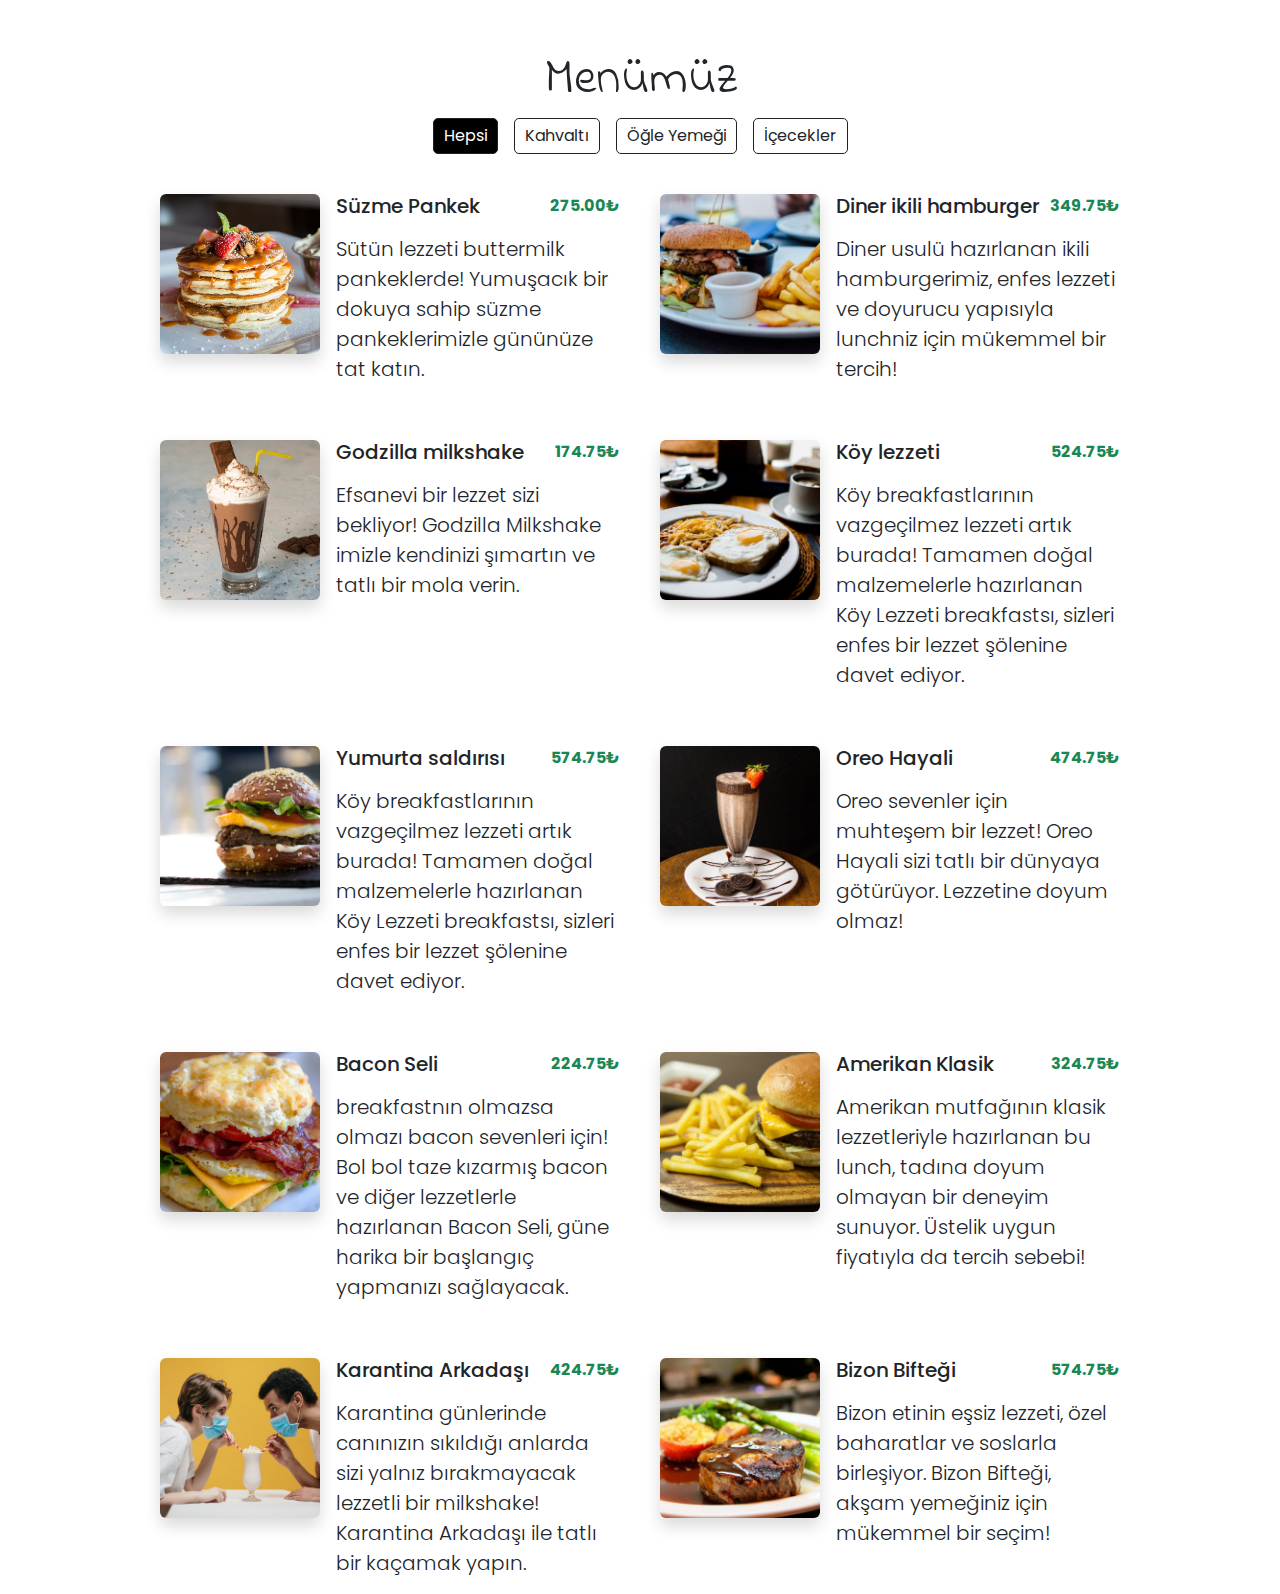
<file: index.html>
<!DOCTYPE html>
<html lang="en">
  <head>
    <meta charset="UTF-8" />
    <meta name="viewport" content="width=device-width, initial-scale=1.0" />
    <title>Qr-Menu Ana Sayfa</title>
    <!-- * Bs Css Link -->
    <link
      href="https://cdn.jsdelivr.net/npm/bootstrap@5.3.3/dist/css/bootstrap.min.css"
      rel="stylesheet"
      integrity="sha384-QWTKZyjpPEjISv5WaRU9OFeRpok6YctnYmDr5pNlyT2bRjXh0JMhjY6hW+ALEwIH"
      crossorigin="anonymous"
    />
    <!-- Link css -->
    <link rel="stylesheet" href="./style/style.css" />
  </head>
  <body>
    <!-- * Heading -->
    <h1 class="heading">Menümüz</h1>

    <!-- * Categoriler -->
    <div id="buttons" class="d-flex justify-content-center gap-3">
      <div>
        <label for="all">Hepsi</label>
        <input type="radio" name="cat" id="all" checked />
      </div>
      <div>
        <label for="breakfast">Kahvaltı</label>
        <input type="radio" name="cat" id="breakfast" />
      </div>
      <div>
        <label for="lunch">Öğle Yemeği</label>
        <input type="radio" name="cat" id="lunch" />
      </div>
      <div>
        <label for="shakes">İçecekler</label>
        <input type="radio" name="cat" id="shakes" />
      </div>
    </div>
    <!--  Menu -->
    <div id="menu-list">
      <!--     
      <div class="d-flex flex-column flex-md-row text-dark gap-3" id="card">
        <img
          class="rounded img-fluid shadow"
          src="http://127.0.0.1:50131/images/item-1.jpeg"
        />
        <div>
          <div class="d-flex justify-content-between">
            <h5>Süzme Pankek</h5>
            <p class="text-success fw-bold">330.00.₺</p>
          </div>
          <p class="lead">
            Sütün lezzeti buttermilk pankeklerde! Yumuşacık bir dokuya sahip
            süzme pankeklerimizle gününüze tat katın.
          </p>
        </div>
      </div>
      
      <div class="d-flex flex-column flex-md-row text-dark gap-3" id="card">
        <img
          class="rounded img-fluid shadow"
          src="http://127.0.0.1:50131/images/item-1.jpeg"
        />
        <div>
          <div class="d-flex justify-content-between">
            <h5>Süzme Pankek</h5>
            <p class="text-success fw-bold">330.00.₺</p>
          </div>
          <p class="lead">
            Sütün lezzeti buttermilk pankeklerde! Yumuşacık bir dokuya sahip
            süzme pankeklerimizle gününüze tat katın.
          </p>
        </div>
      </div>
      
      <div class="d-flex flex-column flex-md-row text-dark gap-3" id="card">
        <img
          class="rounded img-fluid shadow"
          src="http://127.0.0.1:50131/images/item-1.jpeg"
        />
        <div>
          <div class="d-flex justify-content-between">
            <h5>Süzme Pankek</h5>
            <p class="text-success fw-bold">330.00.₺</p>
          </div>
          <p class="lead">
            Sütün lezzeti buttermilk pankeklerde! Yumuşacık bir dokuya sahip
            süzme pankeklerimizle gününüze tat katın.
          </p>
        </div>
      </div>
      
      <div class="d-flex flex-column flex-md-row text-dark gap-3" id="card">
        <img
          class="rounded img-fluid shadow"
          src="http://127.0.0.1:50131/images/item-1.jpeg"
        />
        <div>
          <div class="d-flex justify-content-between">
            <h5>Süzme Pankek</h5>
            <p class="text-success fw-bold">330.00.₺</p>
          </div>
          <p class="lead">
            Sütün lezzeti buttermilk pankeklerde! Yumuşacık bir dokuya sahip
            süzme pankeklerimizle gününüze tat katın.
          </p>
        </div>
      </div>
      
      <div class="d-flex flex-column flex-md-row text-dark gap-3" id="card">
        <img
          class="rounded img-fluid shadow"
          src="http://127.0.0.1:50131/images/item-1.jpeg"
        />
        <div>
          <div class="d-flex justify-content-between">
            <h5>Süzme Pankek</h5>
            <p class="text-success fw-bold">330.00.₺</p>
          </div>
          <p class="lead">
            Sütün lezzeti buttermilk pankeklerde! Yumuşacık bir dokuya sahip
            süzme pankeklerimizle gününüze tat katın.
          </p>
        </div>
      </div>
      
      <div class="d-flex flex-column flex-md-row text-dark gap-3" id="card">
        <img
          class="rounded img-fluid shadow"
          src="http://127.0.0.1:50131/images/item-1.jpeg"
        />
        <div>
          <div class="d-flex justify-content-between">
            <h5>Süzme Pankek</h5>
            <p class="text-success fw-bold">330.00.₺</p>
          </div>
          <p class="lead">
            Sütün lezzeti buttermilk pankeklerde! Yumuşacık bir dokuya sahip
            süzme pankeklerimizle gününüze tat katın.
          </p>
        </div>
      </div>
     
      <div class="d-flex flex-column flex-md-row text-dark gap-3" id="card">
        <img
          class="rounded img-fluid shadow"
          src="http://127.0.0.1:50131/images/item-1.jpeg"
        />
        <div>
          <div class="d-flex justify-content-between">
            <h5>Süzme Pankek</h5>
            <p class="text-success fw-bold">330.00.₺</p>
          </div>
          <p class="lead">
            Sütün lezzeti buttermilk pankeklerde! Yumuşacık bir dokuya sahip
            süzme pankeklerimizle gününüze tat katın.
          </p>
        </div>
      </div>
      
      <div class="d-flex flex-column flex-md-row text-dark gap-3" id="card">
        <img
          class="rounded img-fluid shadow"
          src="http://127.0.0.1:50131/images/item-1.jpeg"
        />
        <div>
          <div class="d-flex justify-content-between">
            <h5>Süzme Pankek</h5>
            <p class="text-success fw-bold">330.00.₺</p>
          </div>
          <p class="lead">
            Sütün lezzeti buttermilk pankeklerde! Yumuşacık bir dokuya sahip
            süzme pankeklerimizle gününüze tat katın.
          </p>
        </div>
      </div> -->
    </div>
    <!-- js bağlantı -->
    <script src="./js/main.js" type="module"></script>
  </body>
</html>
</file>
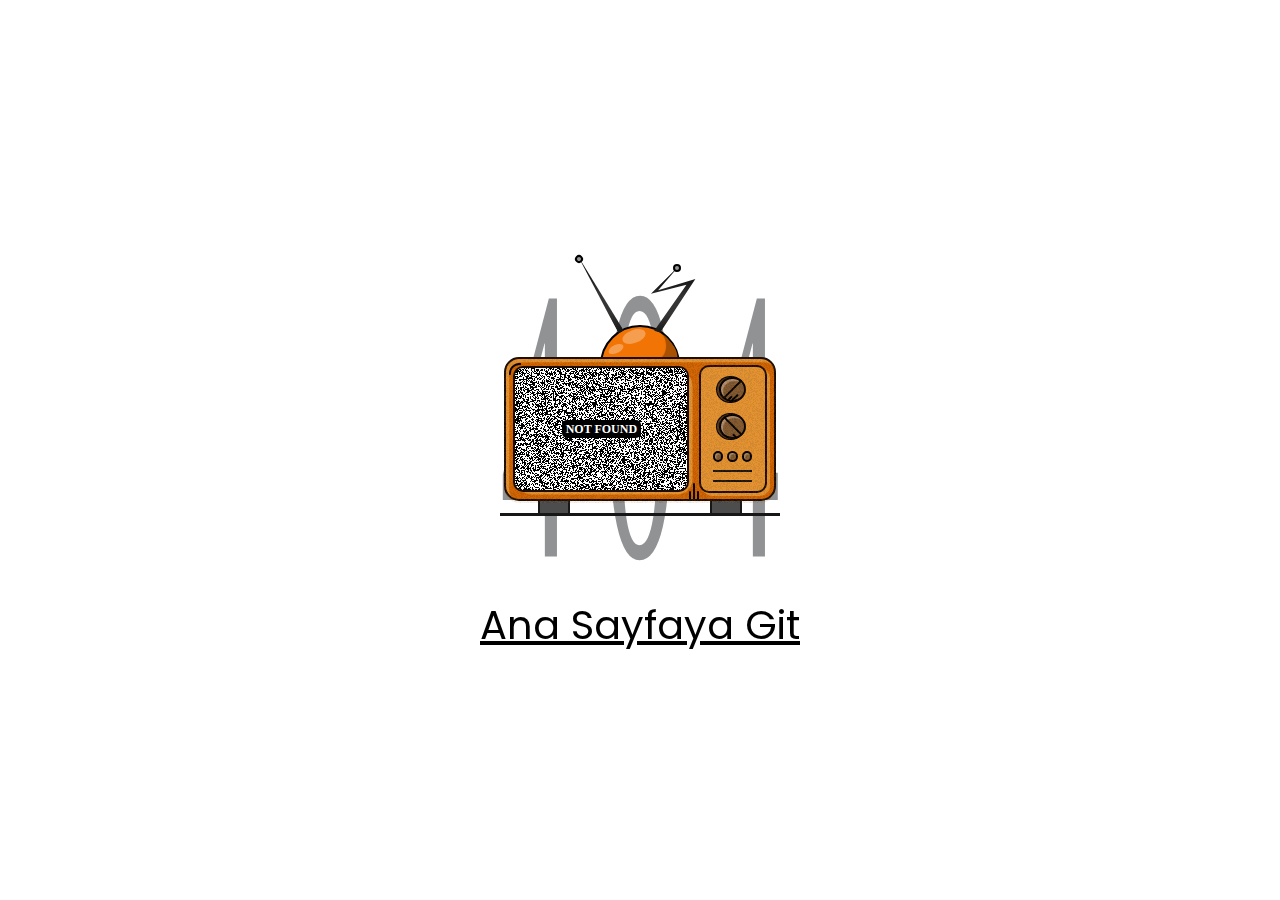
<file: detail.html>
<!DOCTYPE html>
<html lang="en">
  <head>
    <meta charset="UTF-8" />
    <meta name="viewport" content="width=device-width, initial-scale=1.0" />
    <title>qr menu-detay saayfası</title>
    <!-- * Bs Css Link -->
    <link
      href="https://cdn.jsdelivr.net/npm/bootstrap@5.3.3/dist/css/bootstrap.min.css"
      rel="stylesheet"
      integrity="sha384-QWTKZyjpPEjISv5WaRU9OFeRpok6YctnYmDr5pNlyT2bRjXh0JMhjY6hW+ALEwIH"
      crossorigin="anonymous"
    />
    <!-- * Css Link -->
    <link rel="stylesheet" href="./style/style.css" />
  </head>
  <body>
    <div id="outlet" class="container my-5 d-flex flex-column gap-4 px-5">
      <!-- <div class="d-flex justify-content-between fs-6">
        <a href="/">
          <img width="35px" src="./images/home.png" alt="" />
        </a>

        <p>anasayfa / breakfast / süzme pankek</p>
      </div>

      <h1 class="text-center my-4">Süzme Pankek</h1>

      <img
        style="max-height: 400px"
        class="rounded object-fit-cover shadow"
        src="http://127.0.0.1:5500/images/item-1.jpeg"
        alt=""
      />

      <h4 class="mt-4">
        Ürünün Kategorisi: <span class="text-success">breakfast</span>
      </h4>

      <h4 class="mt-4">
        Ürünün Fiyatı:<span class="text-success">330.00 ₺</span>
      </h4>

      <p class="lead">
        Sütün lezzeti buttermilk pankeklerde! Yumuşacık bir dokuya sahip süzme
        pankeklerimizle gününüze tat katın.
      </p> -->
    </div>
    <!-- js link -->
    <script src="./js/detail.js" type="module"></script>
  </body>
</html>
</file>
<file: style/style.css>
/* Google Fonts */
@import url("https://fonts.googleapis.com/css2?family=Indie+Flower&family=Poppins:ital,wght@0,100;0,200;0,300;0,400;0,500;0,600;0,700;0,800;0,900;1,100;1,200;1,300;1,400;1,500;1,600;1,700;1,800;1,900&display=swap");

body {
  font-family: "Poppins", serif;
}

.heading {
  font-family: "Indie Flower", serif;
  text-align: center;
  margin-top: 50px;
  font-size: 50px;
}

#buttons {
  label {
    padding: 5px 10px;
    border: 1px solid rgb(37, 33, 33);
    border-radius: 5px;
    cursor: pointer;
    transition: all 0.3s;
    &:hover {
      background-color: black;
      color: white;
    }
  }

  input {
    display: none;
  }

  /* Div içerisinde cheklenen bir input varsa bunun label'ına şu şu özellikleri ver */
  div:has(input:checked) label {
    background-color: black;
    color: white;
  }
}

#menu-list {
  display: grid;
  grid-template-columns: repeat(auto-fit, minmax(400px, 1fr));
  padding: 40px 160px 0;
  justify-content: center;
  gap: 40px;
}

#card img {
  width: 160px;
  height: 160px;
  object-fit: cover;
}

@media (max-width: 768px) {
  #card {
    max-width: 400px;
  }
  #card img {
    width: 100%;
    height: 240px;
  }
}

.not-founded-link {
  margin-top: 80px;
  font-size: 40px;
  color: #000;
}

/*  Not Found  */
.main_wrapper {
  position: absolute;
  top: 50%;
  left: 50%;
  transform: translate(-50%, -50%);
  display: flex;
  align-items: center;
  justify-content: center;
  width: 30em;
  height: 30em;
}

.main {
  display: flex;
  flex-direction: column;
  align-items: center;
  justify-content: center;
  margin-top: 5em;
}

.antenna {
  width: 5em;
  height: 5em;
  border-radius: 50%;
  border: 2px solid black;
  background-color: #f27405;
  margin-bottom: -6em;
  margin-left: 0em;
  z-index: -1;
}
.antenna_shadow {
  position: absolute;
  background-color: transparent;
  width: 50px;
  height: 56px;
  margin-left: 1.68em;
  border-radius: 45%;
  transform: rotate(140deg);
  border: 4px solid transparent;
  box-shadow: inset 0px 16px #a85103, inset 0px 16px 1px 1px #a85103;
  -moz-box-shadow: inset 0px 16px #a85103, inset 0px 16px 1px 1px #a85103;
}
.antenna::after {
  content: "";
  position: absolute;
  margin-top: -9.4em;
  margin-left: 0.4em;
  transform: rotate(-25deg);
  width: 1em;
  height: 0.5em;
  border-radius: 50%;
  background-color: #f69e50;
}
.antenna::before {
  content: "";
  position: absolute;
  margin-top: 0.2em;
  margin-left: 1.25em;
  transform: rotate(-20deg);
  width: 1.5em;
  height: 0.8em;
  border-radius: 50%;
  background-color: #f69e50;
}
.a1 {
  position: relative;
  top: -102%;
  left: -130%;
  width: 12em;
  height: 5.5em;
  border-radius: 50px;
  background-image: linear-gradient(
    #171717,
    #171717,
    #353535,
    #353535,
    #171717
  );
  transform: rotate(-29deg);
  clip-path: polygon(50% 0%, 49% 100%, 52% 100%);
}
.a1d {
  position: relative;
  top: -211%;
  left: -35%;
  transform: rotate(45deg);
  width: 0.5em;
  height: 0.5em;
  border-radius: 50%;
  border: 2px solid black;
  background-color: #979797;
  z-index: 99;
}
.a2 {
  position: relative;
  top: -210%;
  left: -10%;
  width: 12em;
  height: 4em;
  border-radius: 50px;
  background-color: #171717;
  background-image: linear-gradient(
    #171717,
    #171717,
    #353535,
    #353535,
    #171717
  );
  margin-right: 5em;
  clip-path: polygon(
    47% 0,
    47% 0,
    34% 34%,
    54% 25%,
    32% 100%,
    29% 96%,
    49% 32%,
    30% 38%
  );
  transform: rotate(-8deg);
}
.a2d {
  position: relative;
  top: -294%;
  left: 94%;
  width: 0.5em;
  height: 0.5em;
  border-radius: 50%;
  border: 2px solid black;
  background-color: #979797;
  z-index: 99;
}

.notfound_text {
  background-color: black;
  padding-left: 0.3em;
  padding-right: 0.3em;
  font-size: 0.75em;
  color: white;
  letter-spacing: 0;
  border-radius: 5px;
  z-index: 10;
}
.tv {
  width: 17em;
  height: 9em;
  margin-top: 3em;
  border-radius: 15px;
  background-color: #d36604;
  display: flex;
  justify-content: center;
  border: 2px solid #1d0e01;
  box-shadow: inset 0.2em 0.2em #e69635;
}
.tv::after {
  content: "";
  position: absolute;
  width: 17em;
  height: 9em;
  border-radius: 15px;
  background: repeating-radial-gradient(#d36604 0 0.0001%, #00000070 0 0.0002%)
      50% 0/2500px 2500px,
    repeating-conic-gradient(#d36604 0 0.0001%, #00000070 0 0.0002%) 60% 60%/2500px
      2500px;
  background-blend-mode: difference;
  opacity: 0.09;
}
.curve_svg {
  position: absolute;
  margin-top: 0.25em;
  margin-left: -0.25em;
  height: 12px;
  width: 12px;
}
.display_div {
  display: flex;
  align-items: center;
  align-self: center;
  justify-content: center;
  border-radius: 15px;
  box-shadow: 3.5px 3.5px 0px #e69635;
}
.screen_out {
  width: auto;
  height: auto;

  border-radius: 10px;
}
.screen_out1 {
  width: 11em;
  height: 7.75em;
  display: flex;
  align-items: center;
  justify-content: center;
  border-radius: 10px;
}
.screen {
  width: 13em;
  height: 7.85em;
  font-family: Montserrat;
  border: 2px solid #1d0e01;
  background: repeating-radial-gradient(#000 0 0.0001%, #ffffff 0 0.0002%) 50% 0/2500px
      2500px,
    repeating-conic-gradient(#000 0 0.0001%, #ffffff 0 0.0002%) 60% 60%/2500px
      2500px;
  background-blend-mode: difference;
  animation: b 0.2s infinite alternate;
  border-radius: 10px;
  z-index: 99;
  display: flex;
  align-items: center;
  justify-content: center;
  font-weight: bold;
  color: #252525;
  letter-spacing: 0.15em;
  text-align: center;
}

.screenM {
  width: 13em;
  height: 7.85em;
  position: relative;
  font-family: Montserrat;
  background: linear-gradient(
    to right,
    #002fc6 0%,
    #002bb2 14.2857142857%,
    #3a3a3a 14.2857142857%,
    #303030 28.5714285714%,
    #ff0afe 28.5714285714%,
    #f500f4 42.8571428571%,
    #6c6c6c 42.8571428571%,
    #626262 57.1428571429%,
    #0affd9 57.1428571429%,
    #00f5ce 71.4285714286%,
    #3a3a3a 71.4285714286%,
    #303030 85.7142857143%,
    white 85.7142857143%,
    #fafafa 100%
  );
  border-radius: 10px;
  border: 2px solid black;
  z-index: 99;
  display: flex;
  align-items: center;
  justify-content: center;
  font-weight: bold;
  color: #252525;
  letter-spacing: 0.15em;
  text-align: center;
  overflow: hidden;
}
.screenM:before,
.screenM:after {
  content: "";
  position: absolute;
  left: 0;
  z-index: 1;
  width: 100%;
}
.screenM:before {
  top: 0;
  height: 68.4782608696%;
  background: linear-gradient(
    to right,
    white 0%,
    #fafafa 14.2857142857%,
    #ffe60a 14.2857142857%,
    #f5dc00 28.5714285714%,
    #0affd9 28.5714285714%,
    #00f5ce 42.8571428571%,
    #10ea00 42.8571428571%,
    #0ed600 57.1428571429%,
    #ff0afe 57.1428571429%,
    #f500f4 71.4285714286%,
    #ed0014 71.4285714286%,
    #d90012 85.7142857143%,
    #002fc6 85.7142857143%,
    #002bb2 100%
  );
}
.screenM:after {
  bottom: 0;
  height: 21.7391304348%;
  background: linear-gradient(
    to right,
    #006c6b 0%,
    #005857 16.6666666667%,
    white 16.6666666667%,
    #fafafa 33.3333333333%,
    #001b75 33.3333333333%,
    #001761 50%,
    #6c6c6c 50%,
    #626262 66.6666666667%,
    #929292 66.6666666667%,
    #888888 83.3333333333%,
    #3a3a3a 83.3333333333%,
    #303030 100%
  );
}

@keyframes b {
  100% {
    background-position: 50% 0, 60% 50%;
  }
}

/* Another Error Screen to Use 
  
  .screen {
    width: 13em;
    height: 7.85em;
    position: relative;
    background: linear-gradient(to right, #002fc6 0%, #002bb2 14.2857142857%, #3a3a3a 14.2857142857%, #303030 28.5714285714%, #ff0afe 28.5714285714%, #f500f4 42.8571428571%, #6c6c6c 42.8571428571%, #626262 57.1428571429%, #0affd9 57.1428571429%, #00f5ce 71.4285714286%, #3a3a3a 71.4285714286%, #303030 85.7142857143%, white 85.7142857143%, #fafafa 100%);
    border-radius: 10px;
    border: 2px solid black;
    z-index: 99;
    display: flex;
    align-items: center;
    justify-content: center;
    font-weight: bold;
    color: #252525;
    letter-spacing: 0.15em;
    text-align: center;
    overflow: hidden;
  }
  .screen:before, .screen:after {
    content: "";
    position: absolute;
    left: 0;
    z-index: 1;
    width: 100%;
  }
  .screen:before {
    top: 0;
    height: 68.4782608696%;
    background: linear-gradient(to right, white 0%, #fafafa 14.2857142857%, #ffe60a 14.2857142857%, #f5dc00 28.5714285714%, #0affd9 28.5714285714%, #00f5ce 42.8571428571%, #10ea00 42.8571428571%, #0ed600 57.1428571429%, #ff0afe 57.1428571429%, #f500f4 71.4285714286%, #ed0014 71.4285714286%, #d90012 85.7142857143%, #002fc6 85.7142857143%, #002bb2 100%);
  }
  .screen:after {
    bottom: 0;
    height: 21.7391304348%;
    background: linear-gradient(to right, #006c6b 0%, #005857 16.6666666667%, white 16.6666666667%, #fafafa 33.3333333333%, #001b75 33.3333333333%, #001761 50%, #6c6c6c 50%, #626262 66.6666666667%, #929292 66.6666666667%, #888888 83.3333333333%, #3a3a3a 83.3333333333%, #303030 100%);
  }
  
    */

.lines {
  display: flex;
  column-gap: 0.1em;
  align-self: flex-end;
}
.line1,
.line3 {
  width: 2px;
  height: 0.5em;
  background-color: black;
  border-radius: 25px 25px 0px 0px;
  margin-top: 0.5em;
}
.line2 {
  flex-grow: 1;
  width: 2px;
  height: 1em;
  background-color: black;
  border-radius: 25px 25px 0px 0px;
}

.buttons_div {
  width: 4.25em;
  align-self: center;
  height: 8em;
  background-color: #e69635;
  border: 2px solid #1d0e01;
  padding: 0.6em;
  border-radius: 10px;
  display: flex;
  align-items: center;
  justify-content: center;
  flex-direction: column;
  row-gap: 0.75em;
  box-shadow: 3px 3px 0px #e69635;
}
.b1 {
  width: 1.65em;
  height: 1.65em;
  border-radius: 50%;
  background-color: #7f5934;
  border: 2px solid black;
  box-shadow: inset 2px 2px 1px #b49577, -2px 0px #513721,
    -2px 0px 0px 1px black;
}
.b1::before {
  content: "";
  position: absolute;
  margin-top: 1em;
  margin-left: 0.5em;
  transform: rotate(47deg);
  border-radius: 5px;
  width: 0.1em;
  height: 0.4em;
  background-color: #000000;
}
.b1::after {
  content: "";
  position: absolute;
  margin-top: 0.9em;
  margin-left: 0.8em;
  transform: rotate(47deg);
  border-radius: 5px;
  width: 0.1em;
  height: 0.55em;
  background-color: #000000;
}
.b1 div {
  content: "";
  position: absolute;
  margin-top: -0.1em;
  margin-left: 0.65em;
  transform: rotate(45deg);
  width: 0.15em;
  height: 1.5em;
  background-color: #000000;
}
.b2 {
  width: 1.65em;
  height: 1.65em;
  border-radius: 50%;
  background-color: #7f5934;
  border: 2px solid black;
  box-shadow: inset 2px 2px 1px #b49577, -2px 0px #513721,
    -2px 0px 0px 1px black;
}
.b2::before {
  content: "";
  position: absolute;
  margin-top: 1.05em;
  margin-left: 0.8em;
  transform: rotate(-45deg);
  border-radius: 5px;
  width: 0.15em;
  height: 0.4em;
  background-color: #000000;
}
.b2::after {
  content: "";
  position: absolute;
  margin-top: -0.1em;
  margin-left: 0.65em;
  transform: rotate(-45deg);
  width: 0.15em;
  height: 1.5em;
  background-color: #000000;
}
.speakers {
  display: flex;
  flex-direction: column;
  row-gap: 0.5em;
}
.speakers .g1 {
  display: flex;
  column-gap: 0.25em;
}
.speakers .g1 .g11,
.g12,
.g13 {
  width: 0.65em;
  height: 0.65em;
  border-radius: 50%;
  background-color: #7f5934;
  border: 2px solid black;
  box-shadow: inset 1.25px 1.25px 1px #b49577;
}
.speakers .g {
  width: auto;
  height: 2px;
  background-color: #171717;
}

.bottom {
  width: 100%;
  height: auto;
  display: flex;
  align-items: center;
  justify-content: center;
  column-gap: 8.7em;
}
.base1 {
  height: 1em;
  width: 2em;
  border: 2px solid #171717;
  background-color: #4d4d4d;
  margin-top: -0.15em;
  z-index: -1;
}
.base2 {
  height: 1em;
  width: 2em;
  border: 2px solid #171717;
  background-color: #4d4d4d;
  margin-top: -0.15em;
  z-index: -1;
}
.base3 {
  position: absolute;
  height: 0.15em;
  width: 17.5em;
  background-color: #171717;
  margin-top: 0.8em;
}

.text_404 {
  position: absolute;
  display: flex;
  flex-direction: row;
  column-gap: 6em;
  z-index: -5;
  margin-bottom: 2em;
  align-items: center;
  justify-content: center;
  opacity: 0.5;
  font-family: Montserrat;
}
.text_4041 {
  transform: scaleY(24.5) scaleX(9);
}
.text_4042 {
  transform: scaleY(24.5) scaleX(9);
}
.text_4043 {
  transform: scaleY(24.5) scaleX(9);
}

@media only screen and (max-width: 495px) {
  .text_404 {
    column-gap: 6em;
  }
}
@media only screen and (max-width: 395px) {
  .text_404 {
    column-gap: 4em;
  }
  .text_4041 {
    transform: scaleY(25) scaleX(8);
  }
  .text_4042 {
    transform: scaleY(25) scaleX(8);
  }
  .text_4043 {
    transform: scaleY(25) scaleX(8);
  }
}

@media (max-width: 275px), (max-height: 520px) {
  .main {
    position: relative;
  }
}

@media only screen and (max-width: 1024px) {
  .screenM {
    display: flex;
  }
  .screen {
    display: none;
  }
}
@media only screen and (min-width: 1025px) {
  .screen {
    display: flex;
  }
  .screenM {
    display: none;
  }
}
</file>
